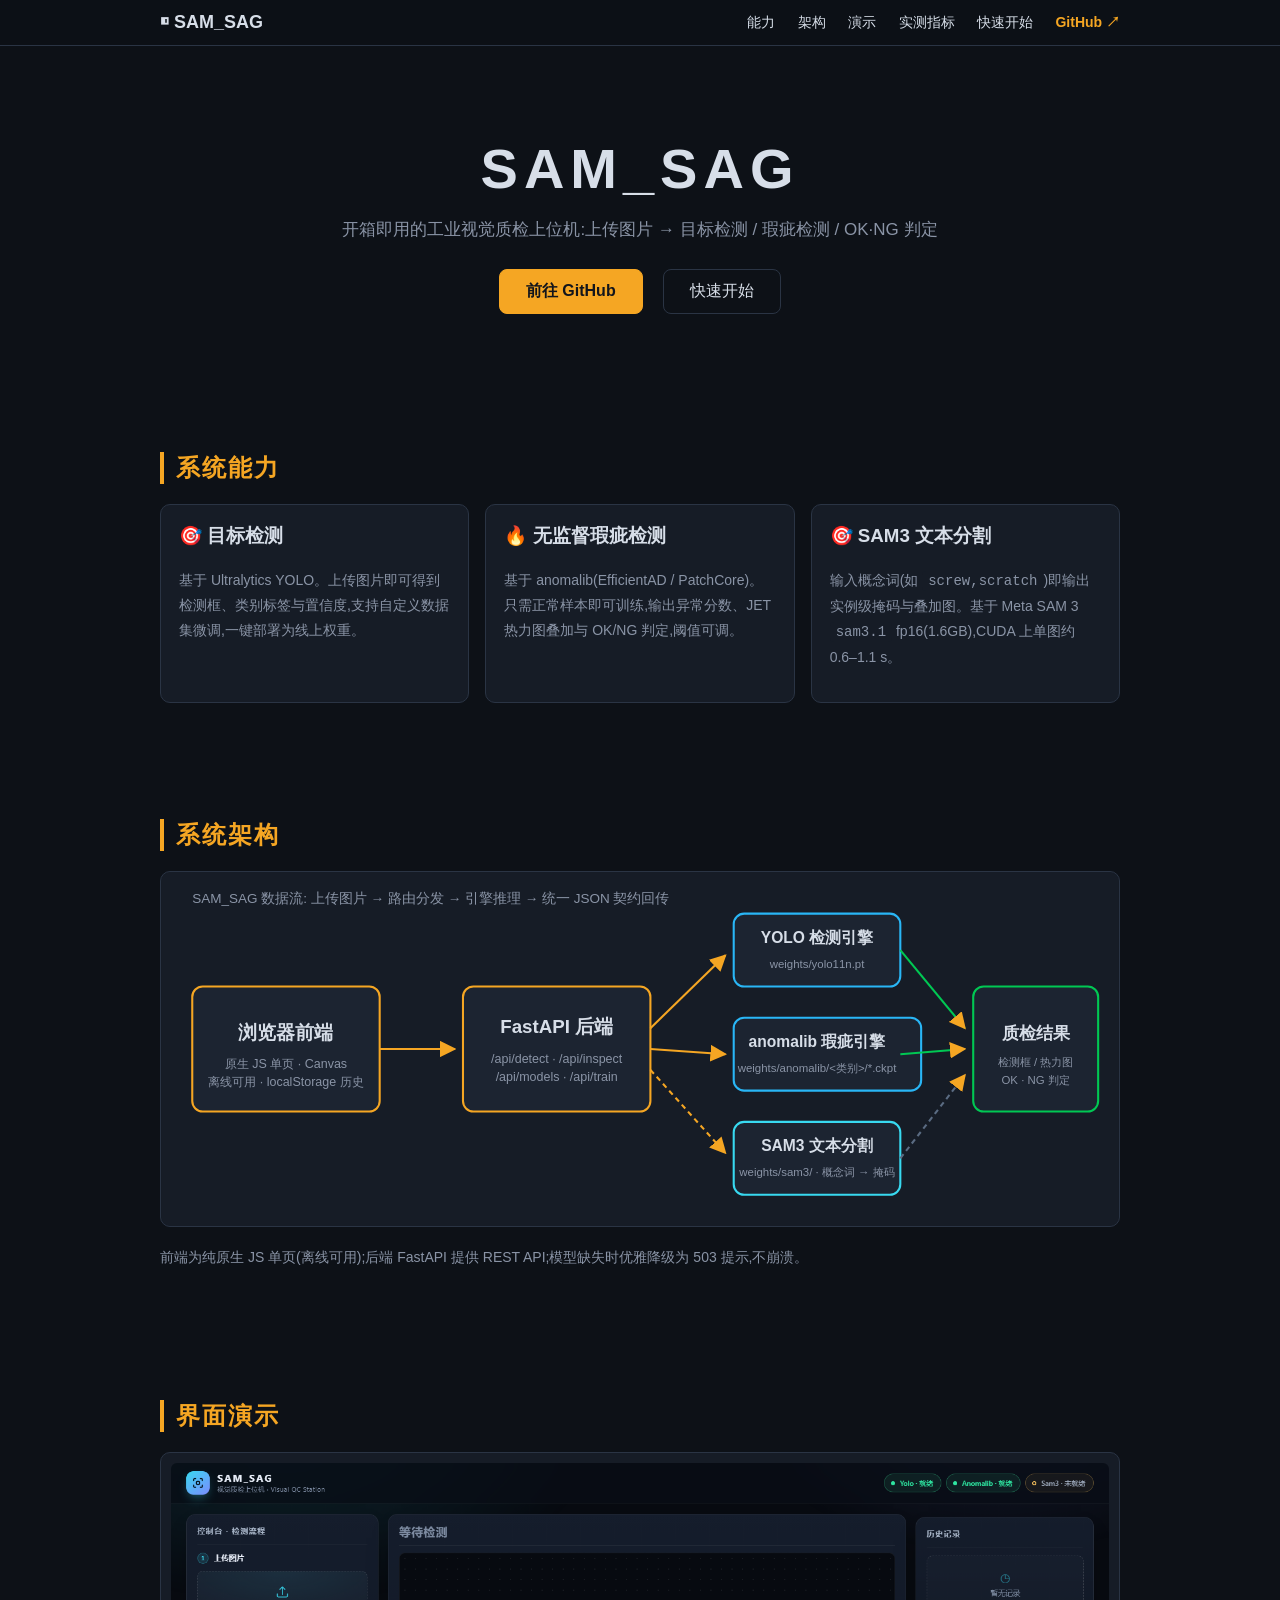
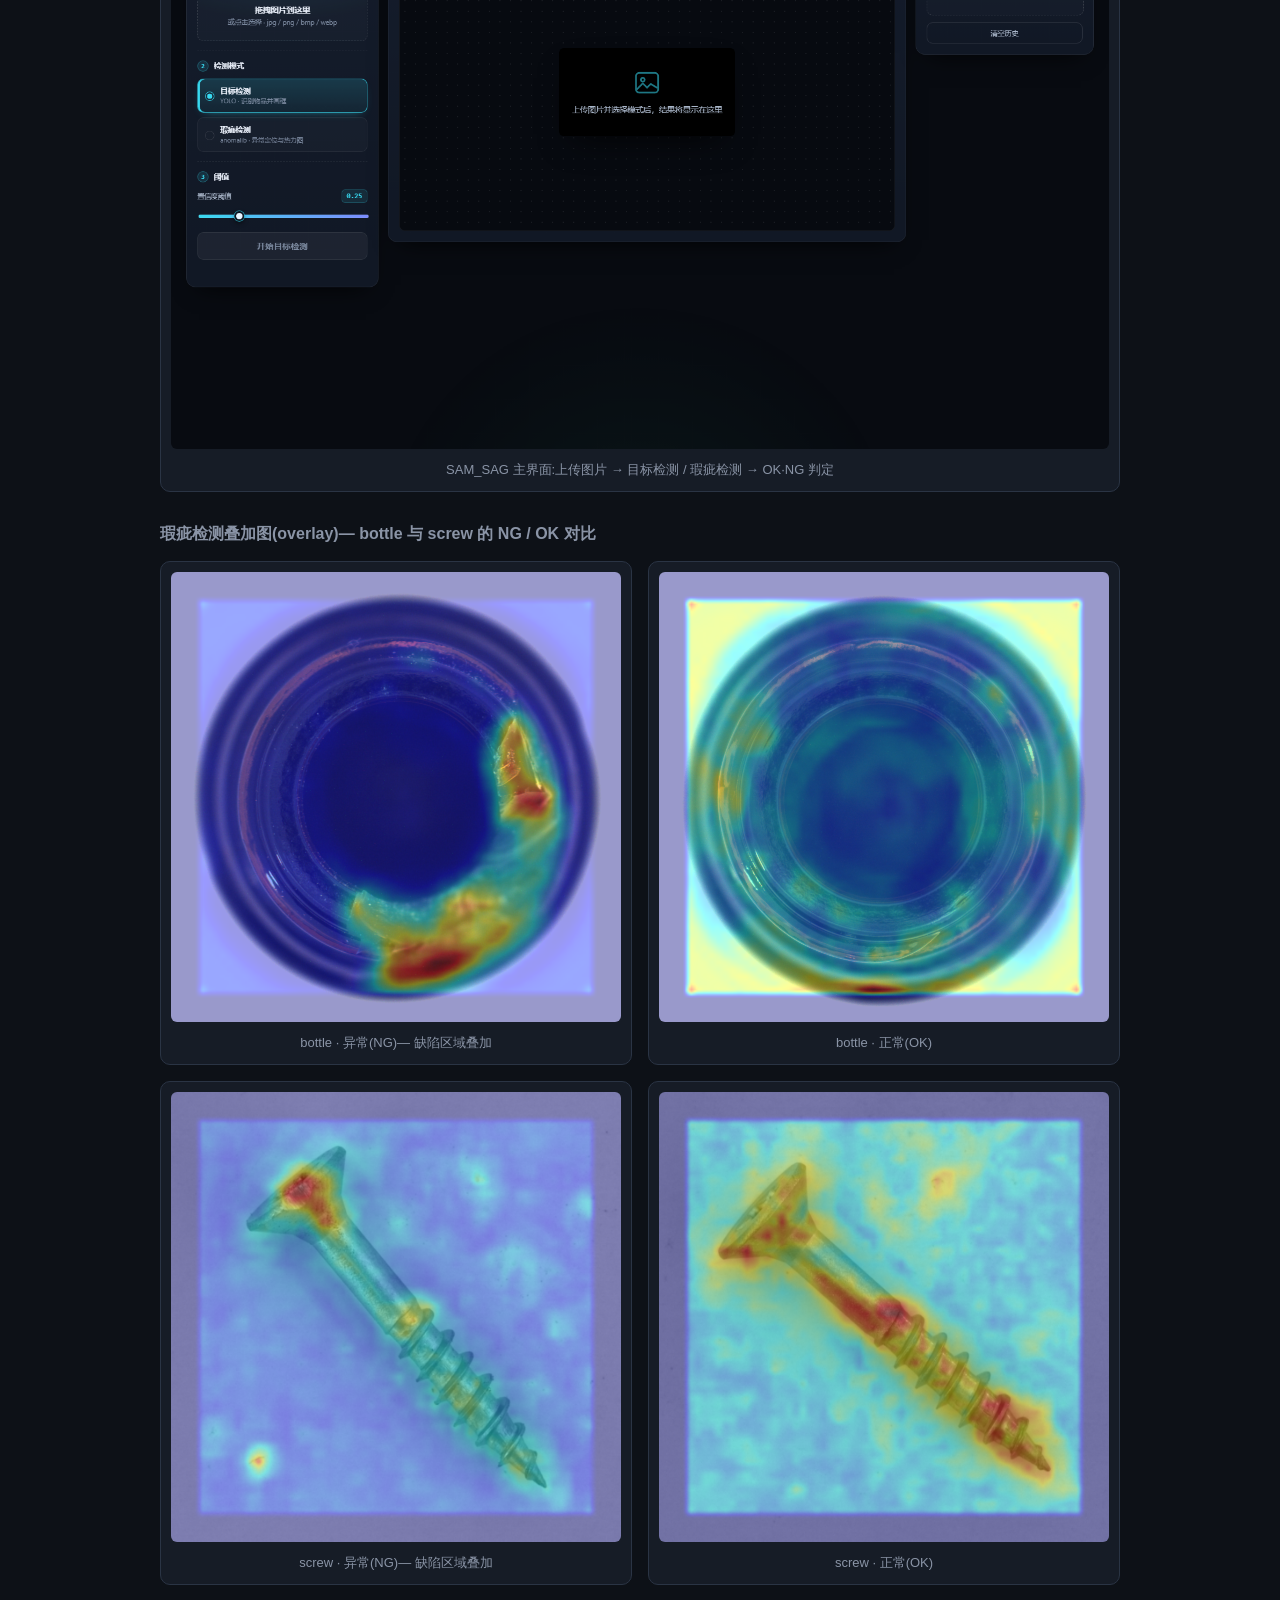
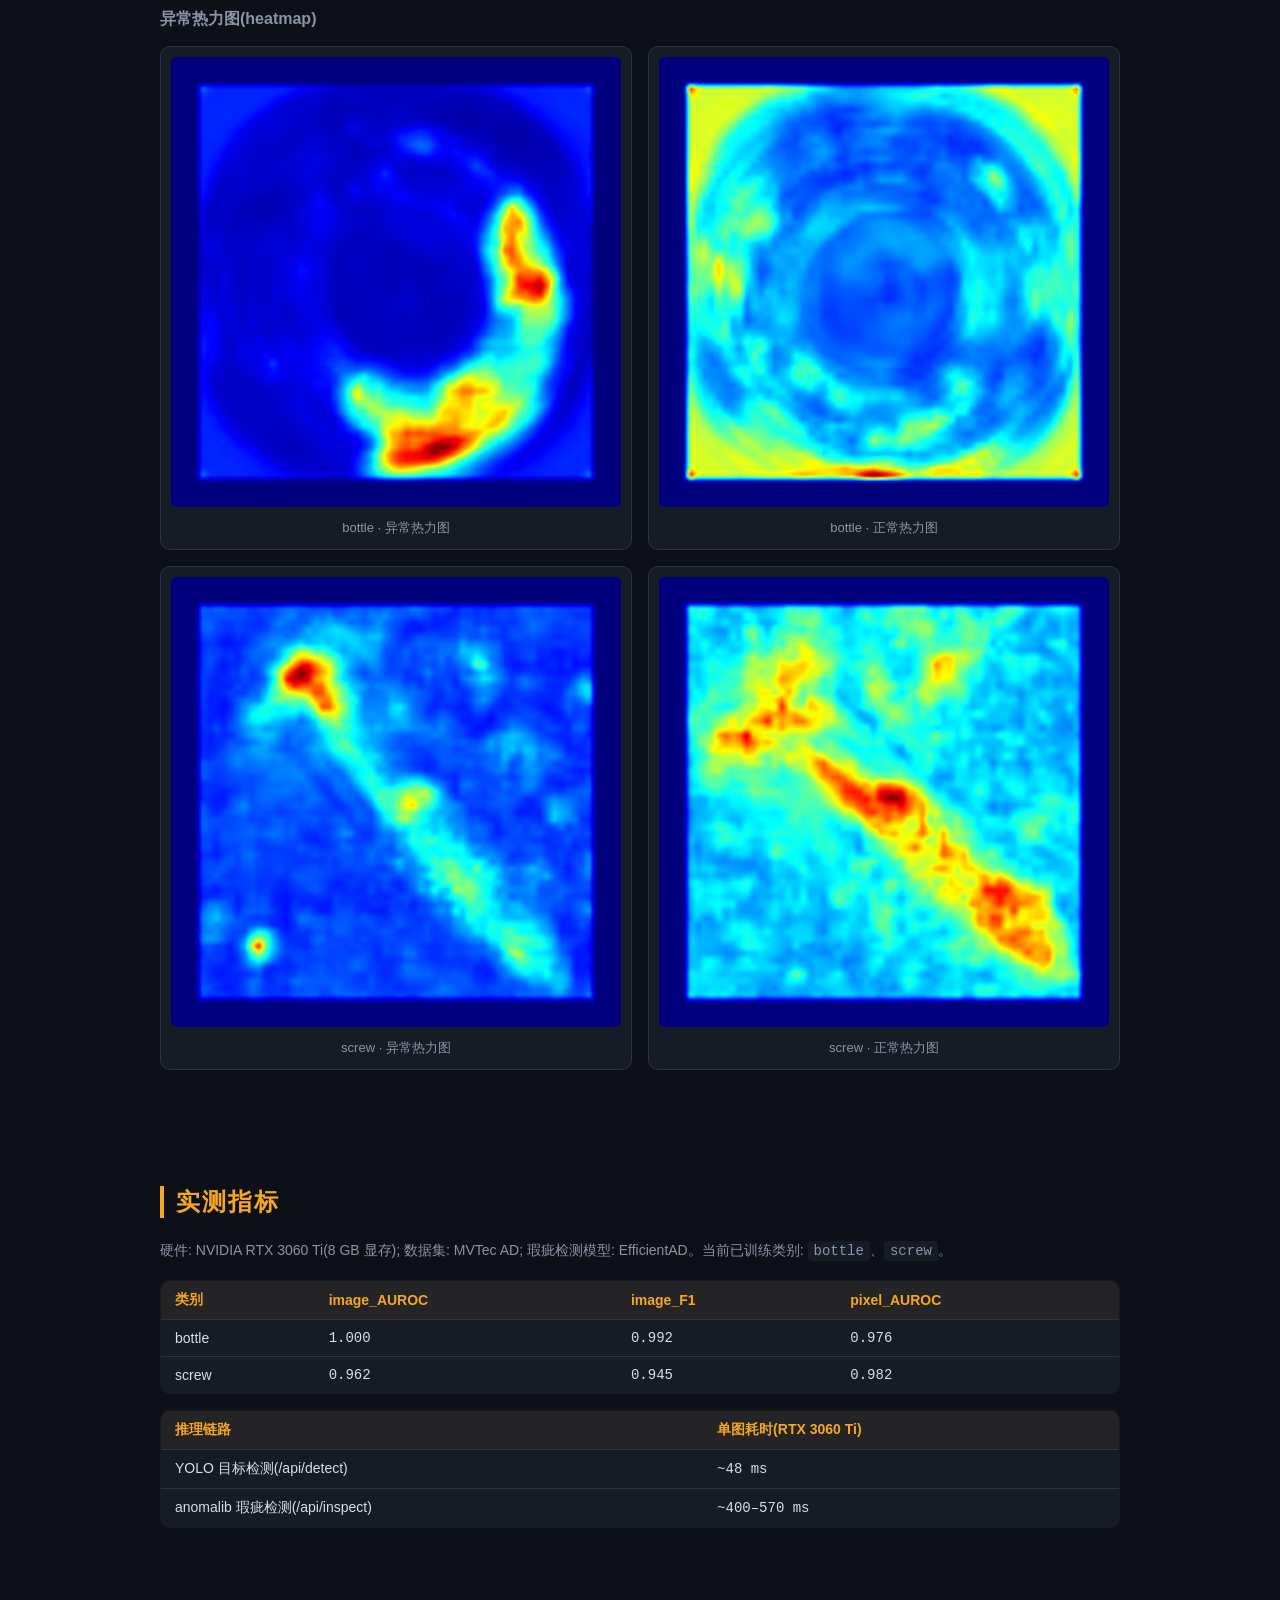
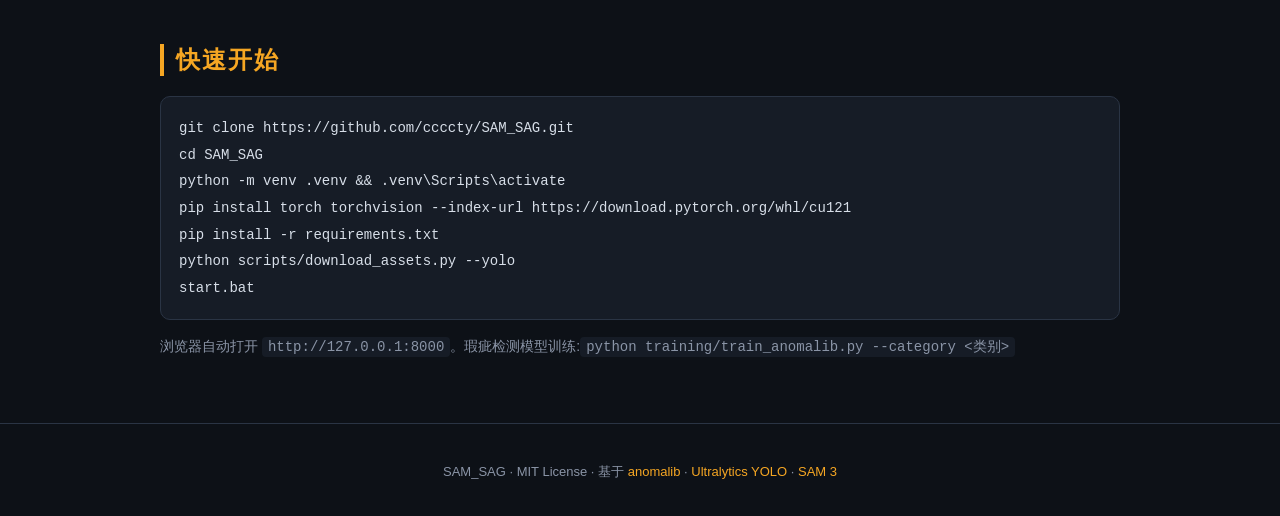
<file: docs/index.html>
<!DOCTYPE html>
<html lang="zh-CN">
<head>
  <meta charset="UTF-8" />
  <meta name="viewport" content="width=device-width, initial-scale=1.0" />
  <title>SAM_SAG — 视觉质检上位机</title>
  <link rel="stylesheet" href="style.css" />
</head>
<body>
  <nav class="nav">
    <div class="nav-inner">
      <span class="brand">◧ SAM_SAG</span>
      <div class="nav-links">
        <a href="#features">能力</a>
        <a href="#arch">架构</a>
        <a href="#demo">演示</a>
        <a href="#metrics">实测指标</a>
        <a href="#start">快速开始</a>
        <a class="github" href="https://github.com/ccccty/SAM_SAG" target="_blank" rel="noopener">GitHub ↗</a>
      </div>
    </div>
  </nav>

  <section class="hero">
    <h1>SAM_SAG</h1>
    <p class="tagline">开箱即用的工业视觉质检上位机:上传图片 → 目标检测 / 瑕疵检测 / OK·NG 判定</p>
    <div class="hero-actions">
      <a class="btn primary" href="https://github.com/ccccty/SAM_SAG" target="_blank" rel="noopener">前往 GitHub</a>
      <a class="btn" href="#start">快速开始</a>
    </div>
  </section>

  <section id="features" class="section">
    <h2>系统能力</h2>
    <div class="cards">
      <div class="card">
        <h3>🎯 目标检测</h3>
        <p>基于 Ultralytics YOLO。上传图片即可得到检测框、类别标签与置信度,支持自定义数据集微调,一键部署为线上权重。</p>
      </div>
      <div class="card">
        <h3>🔥 无监督瑕疵检测</h3>
        <p>基于 anomalib(EfficientAD / PatchCore)。只需正常样本即可训练,输出异常分数、JET 热力图叠加与 OK/NG 判定,阈值可调。</p>
      </div>
      <div class="card">
        <h3>🎯 SAM3 文本分割</h3>
        <p>输入概念词(如 <code>screw,scratch</code>)即输出实例级掩码与叠加图。基于 Meta SAM 3 <code>sam3.1</code> fp16(1.6GB),CUDA 上单图约 0.6–1.1 s。</p>
      </div>
    </div>
  </section>

  <section id="arch" class="section">
    <h2>系统架构</h2>
    <img class="arch" src="architecture.svg" alt="SAM_SAG 架构图: 浏览器前端 → FastAPI 后端 → YOLO / anomalib / SAM3 引擎 → 结构化结果" />
    <p class="note">前端为纯原生 JS 单页(离线可用);后端 FastAPI 提供 REST API;模型缺失时优雅降级为 503 提示,不崩溃。</p>
  </section>

  <section id="demo" class="section">
    <h2>界面演示</h2>
    <figure class="hero-shot">
      <img src="screenshots/ui_main.png" alt="SAM_SAG 产品主界面" />
      <figcaption>SAM_SAG 主界面:上传图片 → 目标检测 / 瑕疵检测 → OK·NG 判定</figcaption>
    </figure>
    <div class="shots">
      <h4>瑕疵检测叠加图(overlay)— bottle 与 screw 的 NG / OK 对比</h4>
      <figure>
        <img src="screenshots/bottle_broken_overlay.png" alt="bottle 异常样本叠加图" />
        <figcaption>bottle · 异常(NG)— 缺陷区域叠加</figcaption>
      </figure>
      <figure>
        <img src="screenshots/bottle_good_overlay.png" alt="bottle 正常样本叠加图" />
        <figcaption>bottle · 正常(OK)</figcaption>
      </figure>
      <figure>
        <img src="screenshots/screw_broken_overlay.png" alt="screw 异常样本叠加图" />
        <figcaption>screw · 异常(NG)— 缺陷区域叠加</figcaption>
      </figure>
      <figure>
        <img src="screenshots/screw_good_overlay.png" alt="screw 正常样本叠加图" />
        <figcaption>screw · 正常(OK)</figcaption>
      </figure>
      <h4>异常热力图(heatmap)</h4>
      <figure>
        <img src="screenshots/bottle_broken_heatmap.png" alt="bottle 异常样本热力图" />
        <figcaption>bottle · 异常热力图</figcaption>
      </figure>
      <figure>
        <img src="screenshots/bottle_good_heatmap.png" alt="bottle 正常样本热力图" />
        <figcaption>bottle · 正常热力图</figcaption>
      </figure>
      <figure>
        <img src="screenshots/screw_broken_heatmap.png" alt="screw 异常样本热力图" />
        <figcaption>screw · 异常热力图</figcaption>
      </figure>
      <figure>
        <img src="screenshots/screw_good_heatmap.png" alt="screw 正常样本热力图" />
        <figcaption>screw · 正常热力图</figcaption>
      </figure>
    </div>
  </section>

  <section id="metrics" class="section">
    <h2>实测指标</h2>
    <p class="note">硬件: NVIDIA RTX 3060 Ti(8 GB 显存); 数据集: MVTec AD; 瑕疵检测模型: EfficientAD。当前已训练类别: <code>bottle</code>、<code>screw</code>。</p>
    <table class="metrics">
      <tr><th>类别</th><th>image_AUROC</th><th>image_F1</th><th>pixel_AUROC</th></tr>
      <tr><td>bottle</td><td class="num">1.000</td><td class="num">0.992</td><td class="num">0.976</td></tr>
      <tr><td>screw</td><td class="num">0.962</td><td class="num">0.945</td><td class="num">0.982</td></tr>
    </table>
    <table class="metrics">
      <tr><th>推理链路</th><th>单图耗时(RTX 3060 Ti)</th></tr>
      <tr><td>YOLO 目标检测(/api/detect)</td><td class="num">~48 ms</td></tr>
      <tr><td>anomalib 瑕疵检测(/api/inspect)</td><td class="num">~400–570 ms</td></tr>
    </table>
  </section>

  <section id="start" class="section">
    <h2>快速开始</h2>
    <pre class="code">git clone https://github.com/ccccty/SAM_SAG.git
cd SAM_SAG
python -m venv .venv &amp;&amp; .venv\Scripts\activate
pip install torch torchvision --index-url https://download.pytorch.org/whl/cu121
pip install -r requirements.txt
python scripts/download_assets.py --yolo
start.bat</code></pre>
    <p class="note">浏览器自动打开 <code>http://127.0.0.1:8000</code>。瑕疵检测模型训练:<code>python training/train_anomalib.py --category &lt;类别&gt;</code></p>
  </section>

  <footer class="footer">
    <p>SAM_SAG · MIT License · 基于
      <a href="https://github.com/open-edge-platform/anomalib" target="_blank" rel="noopener">anomalib</a> ·
      <a href="https://github.com/ultralytics/ultralytics" target="_blank" rel="noopener">Ultralytics YOLO</a> ·
      <a href="https://github.com/facebookresearch/sam3" target="_blank" rel="noopener">SAM 3</a>
    </p>
  </footer>
</body>
</html>
</file>
<file: docs/style.css>
/* SAM_SAG 展示站样式 —— 深色工业风, 纯静态无依赖 */
:root {
  --bg: #0d1117;
  --panel: #161c26;
  --border: #2a3444;
  --text: #d7dee8;
  --dim: #8a94a6;
  --accent: #f5a623;
}
* { box-sizing: border-box; }
body { margin: 0; background: var(--bg); color: var(--text);
  font-family: "Microsoft YaHei", "PingFang SC", "Segoe UI", sans-serif; }
a { color: var(--accent); text-decoration: none; }

.nav { position: sticky; top: 0; background: rgba(13,17,23,.92); border-bottom: 1px solid var(--border); z-index: 10; }
.nav-inner { max-width: 1000px; margin: 0 auto; padding: 12px 20px; display: flex; justify-content: space-between; align-items: center; }
.brand { font-weight: 700; font-size: 18px; }
.nav-links a { margin-left: 18px; color: var(--text); font-size: 14px; }
.nav-links a.github { color: var(--accent); font-weight: 700; }

.hero { text-align: center; padding: 90px 20px 70px; }
.hero h1 { font-size: 56px; letter-spacing: 6px; margin: 0 0 14px; }
.tagline { color: var(--dim); font-size: 17px; }
.hero-actions { margin-top: 28px; }
.btn { display: inline-block; padding: 11px 26px; border: 1px solid var(--border); border-radius: 8px; color: var(--text); margin: 0 8px; }
.btn.primary { background: var(--accent); color: #12151c; font-weight: 700; border-color: var(--accent); }

.section { max-width: 1000px; margin: 0 auto; padding: 48px 20px; }
.section h2 { color: var(--accent); letter-spacing: 2px; border-left: 4px solid var(--accent); padding-left: 12px; }
.cards { display: grid; grid-template-columns: repeat(auto-fit, minmax(260px, 1fr)); gap: 16px; margin-top: 20px; }
.card { background: var(--panel); border: 1px solid var(--border); border-radius: 10px; padding: 18px; }
.card h3 { margin-top: 0; }
.card p { color: var(--dim); font-size: 14px; line-height: 1.8; }
.card code, .note code { background: var(--panel); padding: 2px 6px; border-radius: 4px; font-family: Consolas, monospace; }

.arch { width: 100%; background: var(--panel); border: 1px solid var(--border); border-radius: 10px; }
.note { color: var(--dim); font-size: 14px; line-height: 1.8; }

.shots { display: grid; grid-template-columns: repeat(auto-fit, minmax(320px, 1fr)); gap: 16px; }
.shots figure { margin: 0; background: var(--panel); border: 1px solid var(--border); border-radius: 10px; padding: 10px; }
.shots img { width: 100%; border-radius: 6px; background: #0a0d12; min-height: 200px; }
.shots figcaption { color: var(--dim); font-size: 13px; text-align: center; padding: 8px 0 2px; }

.hero-shot { margin: 0 0 24px; background: var(--panel); border: 1px solid var(--border); border-radius: 10px; padding: 10px; }
.hero-shot img { width: 100%; border-radius: 6px; background: #0a0d12; }
.hero-shot figcaption { color: var(--dim); font-size: 13px; text-align: center; padding: 8px 0 2px; }
.shots h4 { grid-column: 1 / -1; color: var(--dim); margin: 8px 0 0; font-weight: 600; }

.metrics { width: 100%; border-collapse: collapse; margin-top: 16px; background: var(--panel); border: 1px solid var(--border); border-radius: 10px; overflow: hidden; }
.metrics th, .metrics td { padding: 10px 14px; border-bottom: 1px solid var(--border); text-align: left; font-size: 14px; }
.metrics th { color: var(--accent); background: rgba(245,166,35,.06); }
.metrics tr:last-child td { border-bottom: none; }
.metrics td.num { font-family: Consolas, monospace; }

.code { background: var(--panel); border: 1px solid var(--border); border-radius: 10px; padding: 18px; overflow-x: auto;
  font-family: "Cascadia Mono", Consolas, monospace; font-size: 14px; line-height: 1.9; }

.footer { border-top: 1px solid var(--border); text-align: center; color: var(--dim); padding: 26px 20px; font-size: 13px; }
</file>
